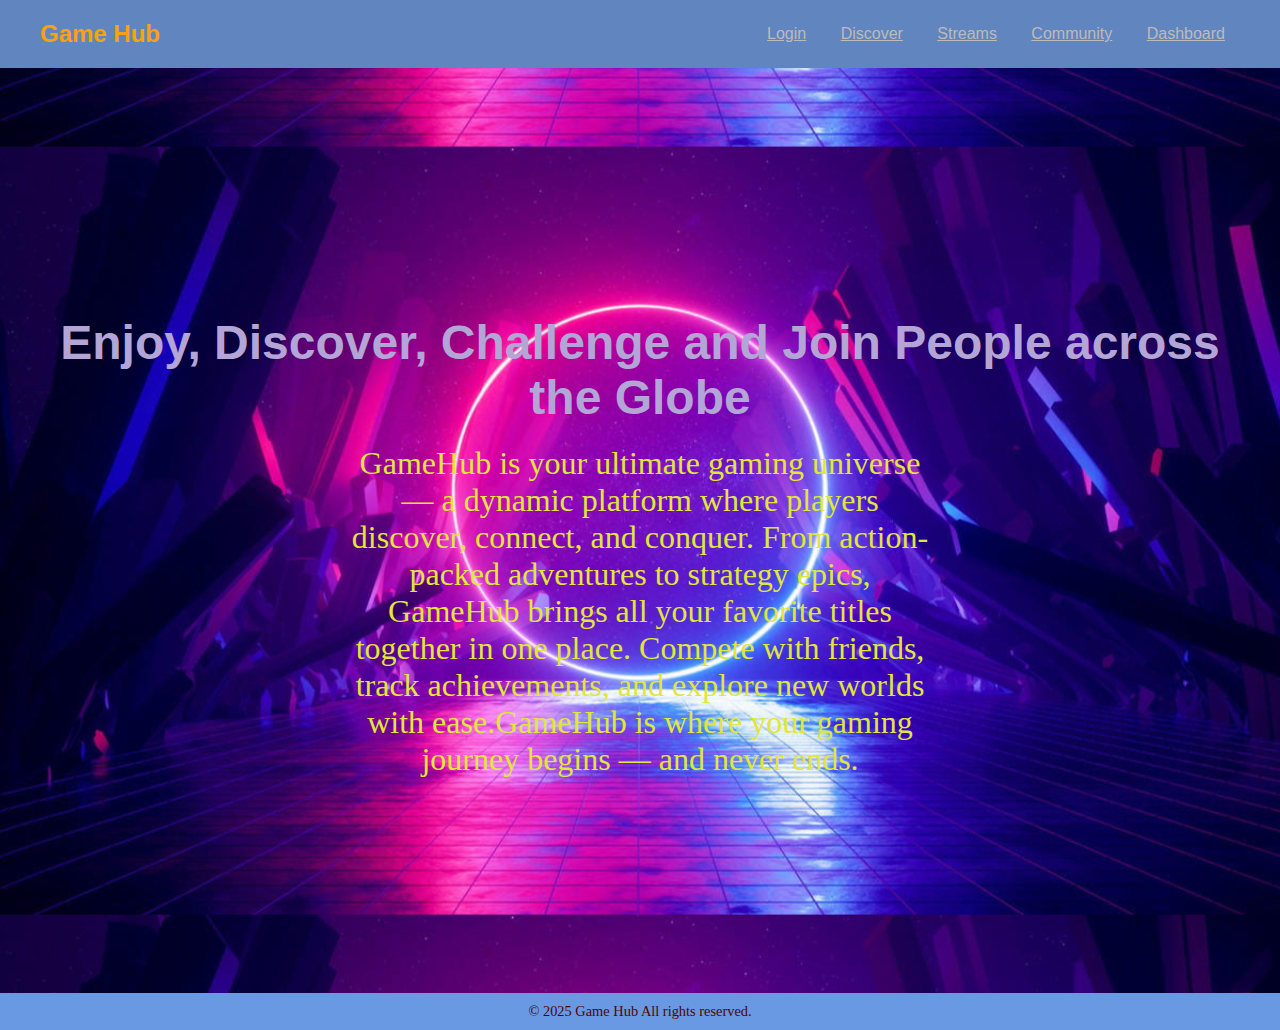
<file: index.html>
<!DOCTYPE html>
<html lang="en">
<head>
  <meta charset="UTF-8" />
  <meta name="viewport" content="width=device-width, initial-scale=1.0" />
  <title>Game Hub</title>
  <link rel="stylesheet" href="index.css" />
  <link href="https://fonts.googleapis.com/css2?family=Inter:wght@400;500;700&display=swap" rel="stylesheet">
</head>
<body>

  <header>
    <div class="logo">Game Hub</div>
    <nav>
      <a href="Login.html">Login</a>
      <a href="Store.html">Discover</a>
      <a href="Streams.html">Streams</a>
      <a href="Community.html">Community</a>
      <a href="Dashboard.html">Dashboard</a>
    </nav>
  </header>
  <section class="hero">
    <h1>Enjoy, Discover, Challenge and Join People across the Globe</h1>
    <p>GameHub is your ultimate gaming universe — a dynamic platform where players discover, connect, and conquer. From action-packed adventures to strategy epics, GameHub brings all your favorite titles together in one place. Compete with friends, track achievements, and explore new worlds with ease.GameHub is where your gaming journey begins — and never ends.</p>
  </section>

  <footer>
    &copy; 2025 Game Hub All rights reserved.
  </footer>

    
</body>
</html>
</file>
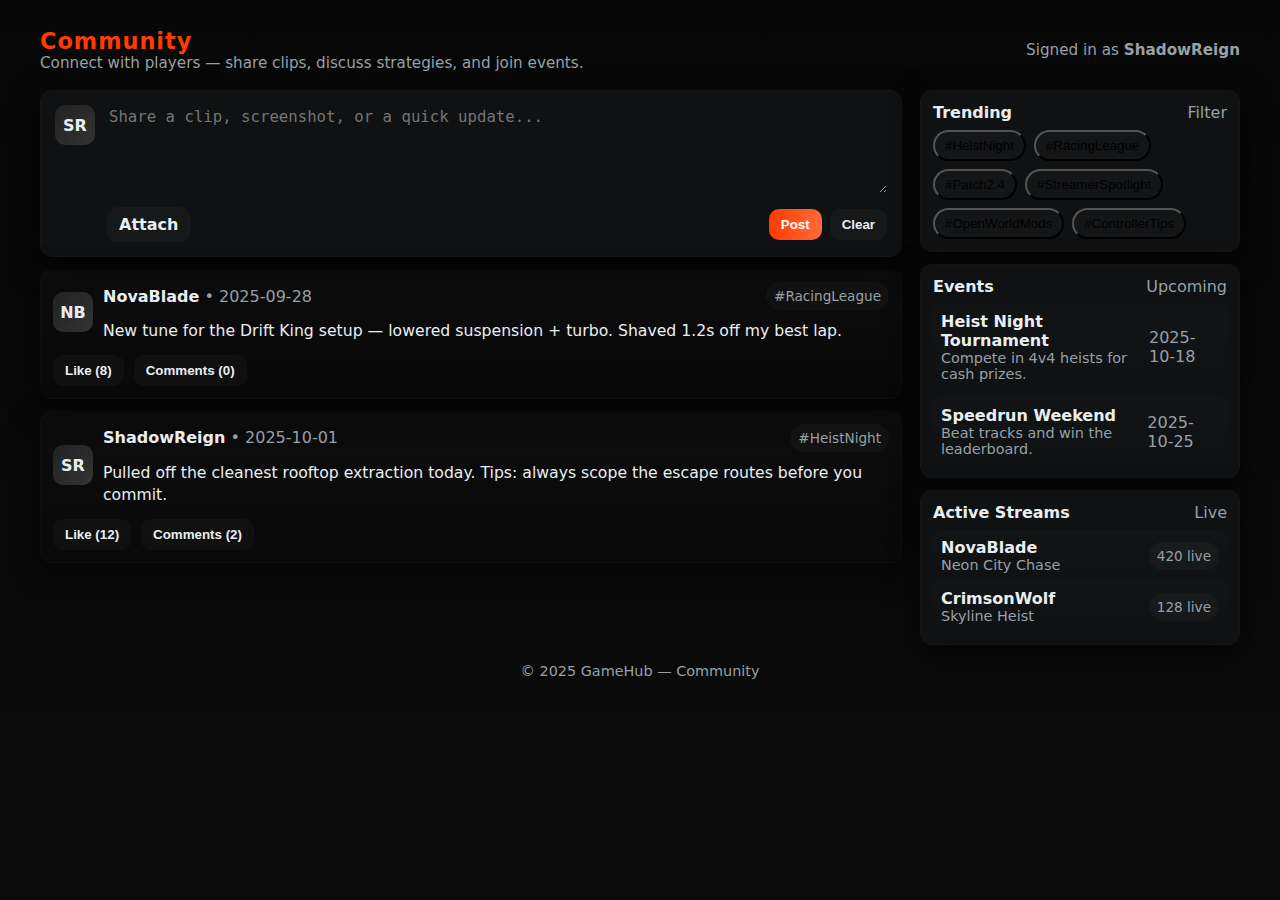
<file: Community.html>
<!doctype html>
<html lang="en">
<head>
  <meta charset="utf-8" />
  <meta name="viewport" content="width=device-width, initial-scale=1" />
  <title>GameHub_Community</title>
  <meta name="description" content="GameHub Community — posts, events, trending topics, and live activity." />
  <style>
    :root{
      --bg:#070708; --panel:#0f1113; --muted:#98a0a6; --accent:#ff3c00; --glass:rgba(255,255,255,0.03); --radius:12px; --shadow:0 10px 30px rgba(0,0,0,0.6); font-family:Inter, Poppins, system-ui, -apple-system, Roboto, 'Helvetica Neue', Arial;
    }
    *{box-sizing:border-box}
    html,body{height:100%}
    body{margin:0;background:linear-gradient(180deg,var(--bg),#0b0b0b);color:#e9eef1;padding:28px;display:flex;justify-content:center}
    .wrap{width:100%;max-width:1200px}

    header{display:flex;align-items:center;justify-content:space-between;margin-bottom:18px}
    header h1{margin:0;font-size:1.4rem;color:var(--accent);letter-spacing:1px}
    header .sub{color:var(--muted);font-size:0.95rem}

    .layout{display:grid;grid-template-columns:1fr 320px;gap:18px}

    /* Composer */
    .composer{background:var(--panel);padding:14px;border-radius:var(--radius);box-shadow:var(--shadow);border:1px solid rgba(255,255,255,0.02);margin-bottom:12px}
    .composer textarea{width:100%;min-height:88px;background:transparent;border:0;color:inherit;resize:vertical;font-size:0.98rem}
    .composer .row{display:flex;justify-content:space-between;align-items:center;gap:10px;margin-top:10px}
    .composer .actions{display:flex;gap:8px}
    .btn{background:var(--glass);border:0;color:inherit;padding:8px 12px;border-radius:10px;cursor:pointer;font-weight:600}
    .btn.primary{background:linear-gradient(90deg,var(--accent),#ff6b3b);color:#fff}
    .uploader{display:flex;gap:8px;align-items:center}
    .uploader input[type=file]{display:none}
    .avatar{width:40px;height:40px;border-radius:10px;background:linear-gradient(135deg,#222,#333);display:flex;align-items:center;justify-content:center;font-weight:700}

    /* Feed */
    .feed{display:flex;flex-direction:column;gap:12px}
    .post{background:linear-gradient(180deg, rgba(255,255,255,0.02), transparent);padding:12px;border-radius:12px;border:1px solid rgba(255,255,255,0.02);box-shadow:var(--shadow)}
    .post .meta{display:flex;gap:10px;align-items:center}
    .post .meta .name{font-weight:700}
    .post .meta .time{color:var(--muted);font-size:0.9rem}
    .post .content{margin-top:10px;font-size:0.98rem;line-height:1.45}
    .post img{width:100%;border-radius:8px;margin-top:10px}
    .post .actions{display:flex;gap:10px;margin-top:12px;align-items:center}
    .icon{opacity:0.95}
    .pill{background:rgba(255,255,255,0.03);padding:6px 8px;border-radius:999px;font-size:0.85rem;color:var(--muted)}

    /* Sidebar */
    .sidebar{display:flex;flex-direction:column;gap:12px}
    .card{background:var(--panel);padding:12px;border-radius:12px;border:1px solid rgba(255,255,255,0.02);box-shadow:var(--shadow)}
    .tags{display:flex;flex-wrap:wrap;gap:8px}
    .tag{padding:6px 10px;border-radius:999px;background:rgba(255,255,255,0.02);cursor:pointer}
    .events{display:flex;flex-direction:column;gap:8px}
    .event{display:flex;justify-content:space-between;align-items:center;padding:8px;border-radius:8px;background:linear-gradient(180deg,rgba(255,255,255,0.01),transparent)}

    footer{margin-top:18px;color:var(--muted);font-size:0.9rem;text-align:center}

    /* small screens */
    @media (max-width:980px){
      .layout{grid-template-columns:1fr}
    }

    /* simple transitions */
    .btn, .tag{transition:transform .12s ease, background .12s ease}
    .btn:active, .tag:active{transform:translateY(1px)}

    /* comments */
    .comments{margin-top:10px;padding-top:10px;border-top:1px solid rgba(255,255,255,0.02)}
    .comment{display:flex;gap:8px;margin-top:8px}
    .comment .txt{background:rgba(255,255,255,0.02);padding:8px;border-radius:8px}
    .muted{color:var(--muted)}
  </style>
</head>
<body>
  <div class="wrap">
    <header>
      <div>
        <h1>Community</h1>
        <div class="sub">Connect with players — share clips, discuss strategies, and join events.</div>
      </div>
      <div class="sub">Signed in as <strong>ShadowReign</strong></div>
    </header>

    <div class="layout">
      <section>
        <div class="composer" id="composer">
          <div style="display:flex;gap:12px;align-items:flex-start">
            <div class="avatar">SR</div>
            <div style="flex:1">
              <textarea id="post-text" placeholder="Share a clip, screenshot, or a quick update..." aria-label="Create post"></textarea>
              <div class="row">
                <div class="uploader">
                  <label class="btn" for="file-input">Attach</label>
                  <input id="file-input" type="file" accept="image/*,video/*" />
                  <div class="pill muted" id="file-name" style="display:none"></div>
                </div>
                <div class="actions">
                  <button id="btn-post" class="btn primary">Post</button>
                  <button id="btn-clear" class="btn">Clear</button>
                </div>
              </div>
            </div>
          </div>
        </div>

        <div class="feed" id="feed" aria-live="polite">
          <!-- posts injected here -->
        </div>

      </section>

      <aside class="sidebar">
        <div class="card">
          <div style="display:flex;justify-content:space-between;align-items:center;margin-bottom:8px">
            <div><strong>Trending</strong></div>
            <div class="muted">Filter</div>
          </div>
          <div class="tags" id="tags">
            <!-- tags -->
          </div>
        </div>

        <div class="card">
          <div style="display:flex;justify-content:space-between;align-items:center;margin-bottom:8px"><strong>Events</strong><span class="muted">Upcoming</span></div>
          <div class="events" id="events"></div>
        </div>

        <div class="card">
          <div style="display:flex;justify-content:space-between;align-items:center;margin-bottom:8px"><strong>Active Streams</strong><span class="muted">Live</span></div>
          <div id="streams">
            <!-- simple stream list -->
          </div>
        </div>
      </aside>
    </div>

    <footer>© 2025 GameHub — Community</footer>
  </div>

  <template id="post-tpl">
    <article class="post" data-id="%id%">
      <div class="meta">
        <div class="avatar" aria-hidden="true">%initials%</div>
        <div style="flex:1">
          <div style="display:flex;justify-content:space-between;align-items:center">
            <div><span class="name">%name%</span> <span class="muted">• %time%</span></div>
            <div class="pill">%tag%</div>
          </div>
          <div class="content">%content%</div>
        </div>
      </div>
      %media%
      <div class="actions">
        <button class="btn action-like">Like (<span class="like-count">%likes%</span>)</button>
        <button class="btn action-comment">Comments (<span class="comment-count">%comments%</span>)</button>
        <div style="margin-left:auto;color:var(--muted);font-size:0.9rem">%timeago%</div>
      </div>
      <div class="comments" style="display:none"></div>
    </article>
  </template>

  <script>
    // Demo data
    const SAMPLE_TAGS = ['#HeistNight','#RacingLeague','#Patch2.4','#StreamerSpotlight','#OpenWorldMods','#ControllerTips'];
    const SAMPLE_EVENTS = [
      {id:'e1',title:'Heist Night Tournament',date:'2025-10-18',desc:'Compete in 4v4 heists for cash prizes.'},
      {id:'e2',title:'Speedrun Weekend',date:'2025-10-25',desc:'Beat tracks and win the leaderboard.'}
    ];
    const SAMPLE_STREAMS = [
      {id:'s1',name:'NovaBlade',game:'Neon City Chase',viewers:420},
      {id:'s2',name:'CrimsonWolf',game:'Skyline Heist',viewers:128}
    ];

    // Basic post data; persisted in localStorage for demo
    const DEFAULT_POSTS = [
      {id:'p1',name:'ShadowReign',initials:'SR',time:'2025-10-01',tag:'#HeistNight',content:'Pulled off the cleanest rooftop extraction today. Tips: always scope the escape routes before you commit.',media:null,likes:12,comments:[{by:'NovaBlade',txt:'Nice job!'}, {by:'IronViper',txt:'Show clip?'}]},
      {id:'p2',name:'NovaBlade',initials:'NB',time:'2025-09-28',tag:'#RacingLeague',content:'New tune for the Drift King setup — lowered suspension + turbo. Shaved 1.2s off my best lap.',media:null,likes:8,comments:[]}
    ];

    const LS_KEY = 'gamehub.community.v1';
    function load(){
      try{const raw=localStorage.getItem(LS_KEY); if(raw) return JSON.parse(raw)}catch(e){} return DEFAULT_POSTS;
    }
    function save(data){ try{localStorage.setItem(LS_KEY,JSON.stringify(data))}catch(e){console.warn(e)} }

    let posts = load();

    // Render helpers
    const feed = document.getElementById('feed');
    const tagsEl = document.getElementById('tags');
    const eventsEl = document.getElementById('events');
    const streamsEl = document.getElementById('streams');

    function renderTags(){
      tagsEl.innerHTML='';
      SAMPLE_TAGS.forEach(t=>{
        const b=document.createElement('button'); b.className='tag'; b.textContent=t; b.addEventListener('click',()=>filterByTag(t)); tagsEl.appendChild(b);
      });
    }

    function renderEvents(){
      eventsEl.innerHTML='';
      SAMPLE_EVENTS.forEach(e=>{
        const div=document.createElement('div'); div.className='event';
        div.innerHTML=`<div><strong>${e.title}</strong><div class='muted' style='font-size:0.9rem'>${e.desc}</div></div><div class='muted'>${e.date}</div>`;
        eventsEl.appendChild(div);
      });
    }

    function renderStreams(){
      streamsEl.innerHTML='';
      SAMPLE_STREAMS.forEach(s=>{
        const d=document.createElement('div'); d.className='event'; d.innerHTML=`<div><strong>${s.name}</strong><div class='muted' style='font-size:0.9rem'>${s.game}</div></div><div class='pill'>${s.viewers} live</div>`; streamsEl.appendChild(d);
      });
    }

    function renderFeed(list=posts){
      feed.innerHTML='';
      if(!list.length){ feed.innerHTML='<div class="muted">No posts yet. Be the first to post.</div>'; return }
      const tpl=document.getElementById('post-tpl').innerHTML;
      list.slice().reverse().forEach(p=>{
        const media = p.media ? (p.media.type.startsWith('image') ? `<img src="${p.media.url}" alt="post media"/>` : `<video src="${p.media.url}" controls style='width:100%;border-radius:8px'></video>`) : '';
        let html = tpl.replace(/%id%/g,p.id).replace('%initials%',escapeHtml(p.initials||p.name.slice(0,2))).replace('%name%',escapeHtml(p.name)).replace('%time%',escapeHtml(p.time)).replace('%tag%',escapeHtml(p.tag||'')).replace('%content%',escapeHtml(p.content)).replace('%media%',media).replace('%likes%',p.likes||0).replace('%comments%',(p.comments||[]).length).replace('%timeago%','');
        const wrapper = document.createElement('div'); wrapper.innerHTML = html; const postEl = wrapper.firstElementChild;
        // wire actions
        const likeBtn = postEl.querySelector('.action-like');
        const commentBtn = postEl.querySelector('.action-comment');
        const commentsWrap = postEl.querySelector('.comments');

        likeBtn.addEventListener('click', ()=>{
          p.likes = (p.likes||0)+1; save(posts); renderFeed();
        });

        commentBtn.addEventListener('click', ()=>{
          if(commentsWrap.style.display==='none'){ commentsWrap.style.display='block'; renderComments(p, commentsWrap) } else { commentsWrap.style.display='none' }
        });

        feed.appendChild(postEl);
      });
    }

    function renderComments(post, container){
      container.innerHTML='';
      const existing = post.comments||[];
      existing.forEach(c=>{
        const div=document.createElement('div'); div.className='comment'; div.innerHTML=`<div class='avatar'>${c.by.slice(0,2)}</div><div class='txt'><strong>${c.by}</strong><div>${escapeHtml(c.txt)}</div></div>`; container.appendChild(div);
      });
      // input
      const inpWrap = document.createElement('div'); inpWrap.style.display='flex'; inpWrap.style.gap='8px'; inpWrap.style.marginTop='8px';
      const input = document.createElement('input'); input.placeholder='Write a comment...'; input.style.flex='1'; input.style.padding='8px'; input.style.borderRadius='8px'; input.style.border='0'; input.style.background='rgba(255,255,255,0.02)';
      const btn = document.createElement('button'); btn.className='btn primary'; btn.textContent='Reply';
      btn.addEventListener('click', ()=>{ if(!input.value) return; existing.push({by:'You',txt:input.value}); save(posts); renderFeed(); });
      inpWrap.appendChild(input); inpWrap.appendChild(btn); container.appendChild(inpWrap);
    }

    // Composer actions
    const fileInput = document.getElementById('file-input');
    const fileName = document.getElementById('file-name');
    let stagedMedia = null;
    fileInput.addEventListener('change', (e)=>{
      const f = e.target.files[0]; if(!f) return; fileName.style.display='inline-block'; fileName.textContent = f.name; // create object URL for demo
      const url = URL.createObjectURL(f); stagedMedia = {url, type: f.type};
    });

    document.getElementById('btn-post').addEventListener('click', ()=>{
      const txt = document.getElementById('post-text').value.trim(); if(!txt && !stagedMedia){ alert('Write something or attach media'); return }
      const id = 'p'+Date.now(); const now = new Date().toISOString().slice(0,10);
      const newPost = {id,name:'You',initials:'YO',time:now,tag:'#General',content:txt,media:stagedMedia,likes:0,comments:[]};
      posts.push(newPost); save(posts); // reset composer
      document.getElementById('post-text').value = '';
      fileInput.value = ''; fileName.style.display='none'; stagedMedia = null;
      renderFeed();
    });

    document.getElementById('btn-clear').addEventListener('click', ()=>{ document.getElementById('post-text').value=''; fileInput.value=''; fileName.style.display='none'; stagedMedia=null });

    // filtering by tag
    function filterByTag(tag){ const filtered = posts.filter(p=> (p.tag||'').toLowerCase() === tag.toLowerCase()); renderFeed(filtered.length?filtered:posts); }

    function escapeHtml(s){ return String(s).replace(/[&<>"']/g,function(c){return{'&':'&amp;','<':'&lt;','>':'&gt;','"':'&quot;',"'":"&#39;"}[c]}); }

    // init
    renderTags(); renderEvents(); renderStreams(); renderFeed();
  </script>
</body>
</html>
</file>
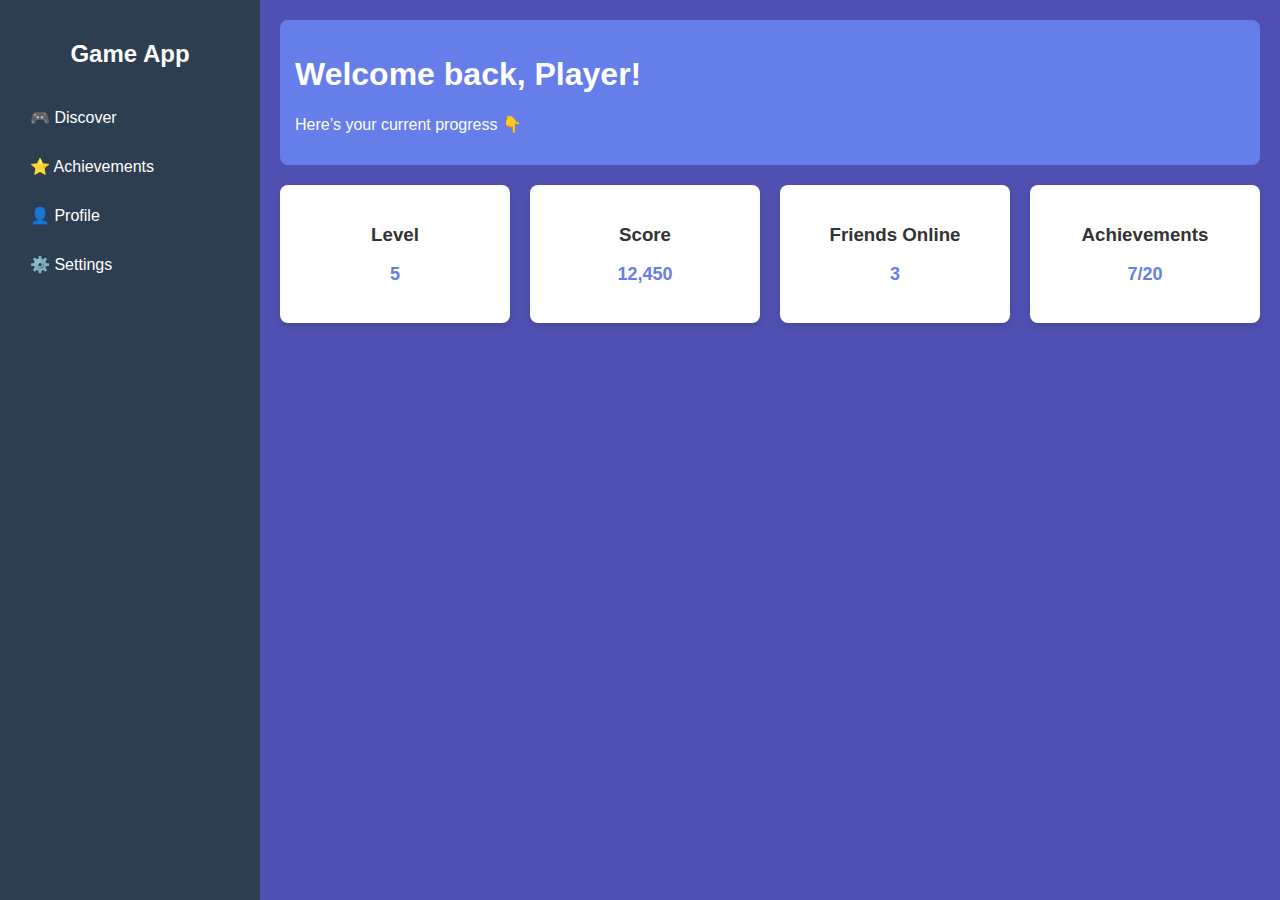
<file: Dashboard.html>
<!DOCTYPE html>
<html lang="en">
<head>
    <meta charset="UTF-8">
    <meta name="viewport" content="width=device-width, initial-scale=1.0">
    <title>Gamehub Player Dashboard</title>
</head>
<body>
  <style>
    body {
      margin: 0;
      font-family: Arial, sans-serif;
      display: flex;
      height: 100vh;
      background: #5050b3;
    }

    /* Sidebar */
    .sidebar {
      width: 220px;
      background: #2c3e50;
      color: white;
      padding: 20px;
    }
    .sidebar h2 {
      text-align: center;
      margin-bottom: 30px;
    }
    .sidebar a {
      display: block;
      color: white;
      padding: 10px;
      text-decoration: none;
      margin: 10px 0;
      border-radius: 5px;
    }
    .sidebar a:hover {
      background: #34495e;
    }

    /* Main content */
    .main {
      flex: 1;
      padding: 20px;
      overflow-y: auto;
    }

    .header {
      background: #667eea;
      color: white;
      padding: 15px;
      border-radius: 8px;
      margin-bottom: 20px;
    }

    .cards {
      display: grid;
      grid-template-columns: repeat(auto-fit, minmax(200px, 1fr));
      gap: 20px;
    }

    .card {
      background: white;
      padding: 20px;
      border-radius: 8px;
      box-shadow: 0 4px 6px rgba(0,0,0,0.1);
      text-align: center;
    }
    .card h3 {
      margin-bottom: 10px;
      color: #333;
    }
    .card p {
      font-size: 18px;
      font-weight: bold;
      color: #667eea;
    }

    /* Responsive tweaks */
    @media (max-width: 768px) {
      body {
        flex-direction: column;
      }
      .sidebar {
        width: 100%;
        text-align: center;
      }
    }
  </style>
</head>



<body>
  <!-- Sidebar -->
  <div class="sidebar">
    <h2>Game App</h2>
    <a href="Store.html">🎮 Discover</a>
    <a href="Leaderboard.html">⭐ Achievements</a>
    <a href="#">👤 Profile</a>
    <a href="#">⚙️ Settings</a>
  </div>

  <!-- Main content -->
  <div class="main">
    <div class="header">
      <h1>Welcome back, Player!</h1>
      <p>Here’s your current progress 👇</p>
    </div>

    <div class="cards">
      <div class="card">
        <h3>Level</h3>
        <p id="level">5</p>
      </div>
      <div class="card">
        <h3>Score</h3>
        <p id="score">12,450</p>
      </div>
      <div class="card">
        <h3>Friends Online</h3>
        <p id="friends">3</p>
      </div>
      <div class="card">
        <h3>Achievements</h3>
        <p id="achievements">7/20</p>
      </div>
    </div>
  </div>




  <!-- JavaScript -->
  <script>
    // Example: updating stats dynamically
    let score = 12450;
    let level = 5;

    // Simulate score increase every 2 seconds
    setInterval(() => {
      score += Math.floor(Math.random() * 50);
      document.getElementById("score").innerText = score;

      if (score % 1000 < 50) {
        level++;
        document.getElementById("level").innerText = level;
      }
    }, 2000);
  </script>
</body>
</html>

</body>
</html>
</file>
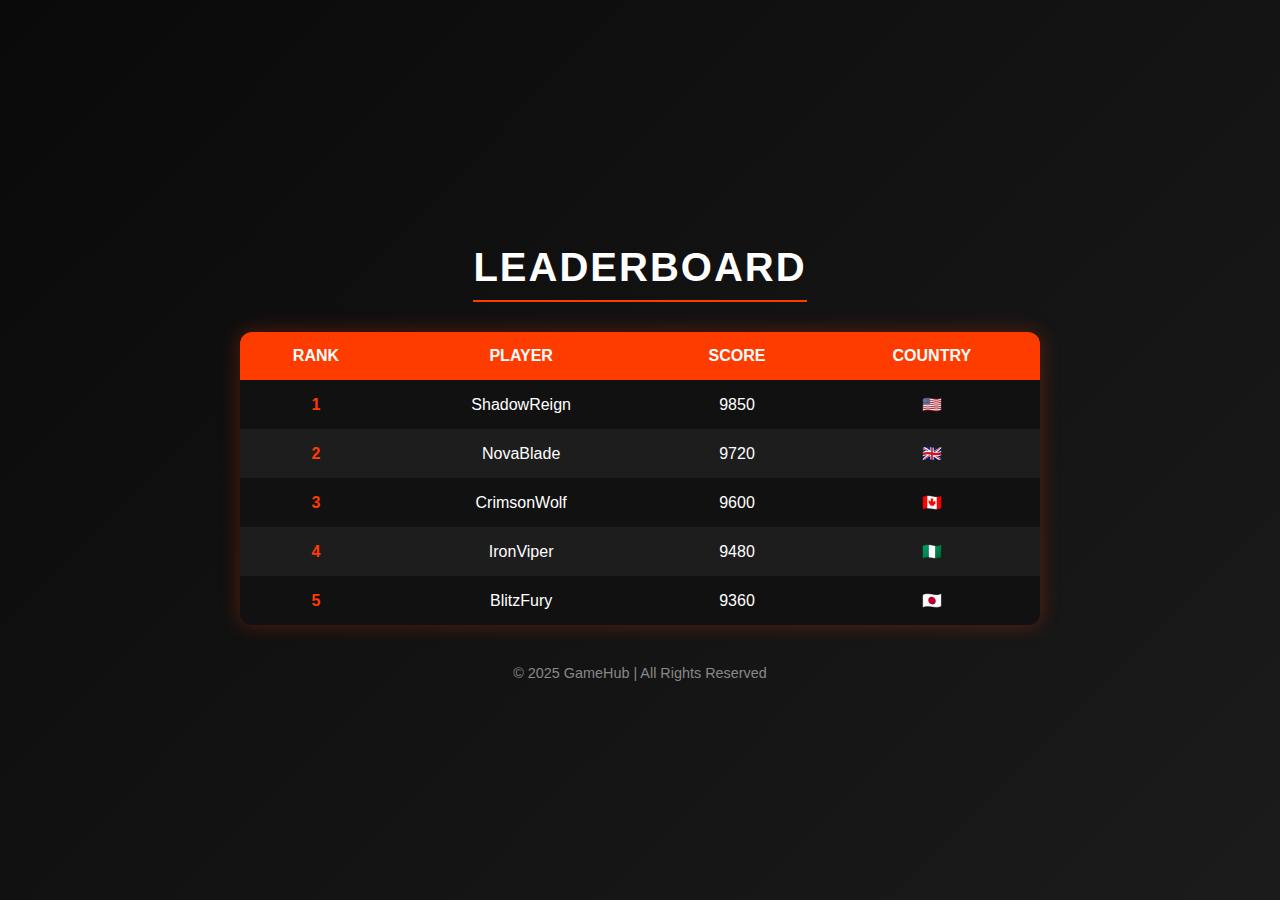
<file: LeaderBoard.html>
<!DOCTYPE html>
<html lang="en">
<head>
  <meta charset="UTF-8" />
  <meta name="viewport" content="width=device-width, initial-scale=1.0" />
  <title>Leaderboard | GameHub</title>
  <style>
    body {
      font-family: "Poppins", sans-serif;
      background: linear-gradient(135deg, #0a0a0a, #1b1b1b);
      color: #fff;
      display: flex;
      justify-content: center;
      align-items: center;
      flex-direction: column;
      height: 100vh;
      margin: 0;
    }

    h1 {
      font-size: 2.5rem;
      margin-bottom: 30px;
      letter-spacing: 2px;
      text-transform: uppercase;
      border-bottom: 2px solid #ff3c00;
      padding-bottom: 10px;
    }

    table {
      width: 80%;
      max-width: 800px;
      border-collapse: collapse;
      background: #111;
      border-radius: 12px;
      overflow: hidden;
      box-shadow: 0 0 20px rgba(255, 60, 0, 0.3);
    }

    th, td {
      padding: 15px;
      text-align: center;
    }

    th {
      background: #ff3c00;
      color: #fff;
      font-weight: 700;
      text-transform: uppercase;
    }

    tr:nth-child(even) {
      background: #1d1d1d;
    }

    tr:hover {
      background: #2a2a2a;
      transition: 0.3s;
    }

    td.rank {
      font-weight: bold;
      color: #ff3c00;
    }

    footer {
      margin-top: 40px;
      font-size: 0.9rem;
      color: #888;
    }

    @media (max-width: 600px) {
      table {
        width: 95%;
      }
      h1 {
        font-size: 2rem;
      }
    }
  </style>
</head>
<body>

  <h1>Leaderboard</h1>

  <table>
    <thead>
      <tr>
        <th>Rank</th>
        <th>Player</th>
        <th>Score</th>
        <th>Country</th>
      </tr>
    </thead>
    <tbody>
      <tr>
        <td class="rank">1</td>
        <td>ShadowReign</td>
        <td>9850</td>
        <td>🇺🇸</td>
      </tr>
      <tr>
        <td class="rank">2</td>
        <td>NovaBlade</td>
        <td>9720</td>
        <td>🇬🇧</td>
      </tr>
      <tr>
        <td class="rank">3</td>
        <td>CrimsonWolf</td>
        <td>9600</td>
        <td>🇨🇦</td>
      </tr>
      <tr>
        <td class="rank">4</td>
        <td>IronViper</td>
        <td>9480</td>
        <td>🇳🇬</td>
      </tr>
      <tr>
        <td class="rank">5</td>
        <td>BlitzFury</td>
        <td>9360</td>
        <td>🇯🇵</td>
      </tr>
    </tbody>
  </table>

  <footer>
    © 2025 GameHub | All Rights Reserved
  </footer>

</body>
</html>
</file>
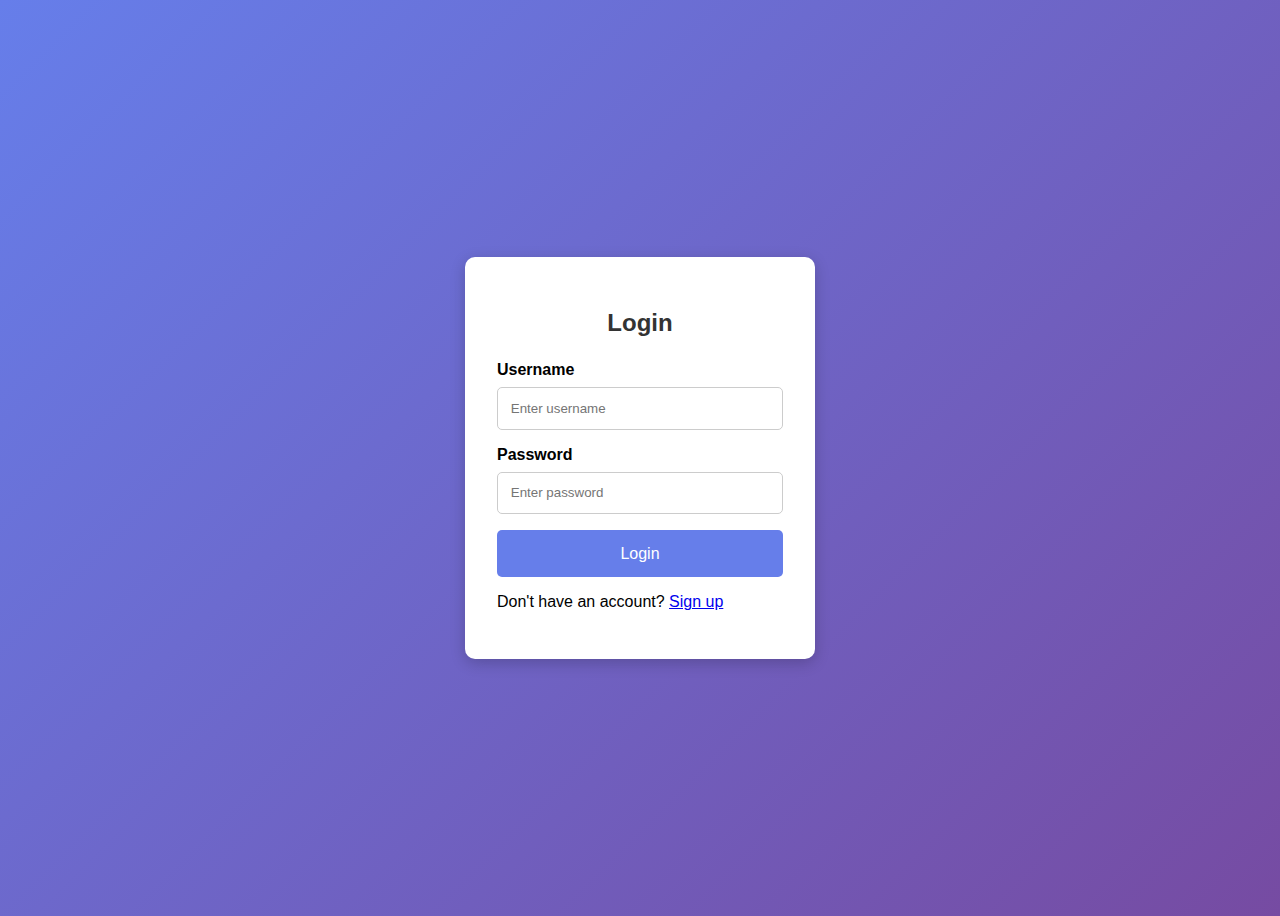
<file: Login.html>
<!DOCTYPE html>
<html lang="en">
<head>
  <meta charset="UTF-8" />
  <meta name="viewport" content="width=device-width, initial-scale=1.0" />
  <title>Login Page</title>

<body>
  <div class="login-container">
    <h2>Login</h2>
    <form id="loginForm">
      <div class="form-group">
        <label for="username">Username</label>
        <input type="text" id="username" placeholder="Enter username" required />
      </div>
      <div class="form-group">
        <label for="password">Password</label>
        <input type="password" id="password" placeholder="Enter password" required />
      </div>
      <button type="submit" class="btn">Login</button>
      <p id="errorMsg" class="error">Invalid username or password</p>
      <p id="successMsg" class="success">Login successful ✅</p>
      <p>Don't have an account? <a href="Sign.html">Sign up</a></p>
    </form>
  </div>
  <link rel="stylesheet" href="Login.css">
  <script>
    document.getElementById('loginForm').addEventListener('submit', function(event) {
      event.preventDefault();
      const username = document.getElementById('username').value;
      const password = document.getElementById('password').value;
      const errorMsg = document.getElementById('errorMsg');
      const successMsg = document.getElementById('successMsg');

      // Dummy validation for demonstration
      if (username === 'user' && password === 'pass') {
        errorMsg.style.display = 'none';
        successMsg.style.display = 'block';
      } else {
        successMsg.style.display = 'none';
        errorMsg.style.display = 'block';
      }
    });
  </script>
</body>
</html>
</file>
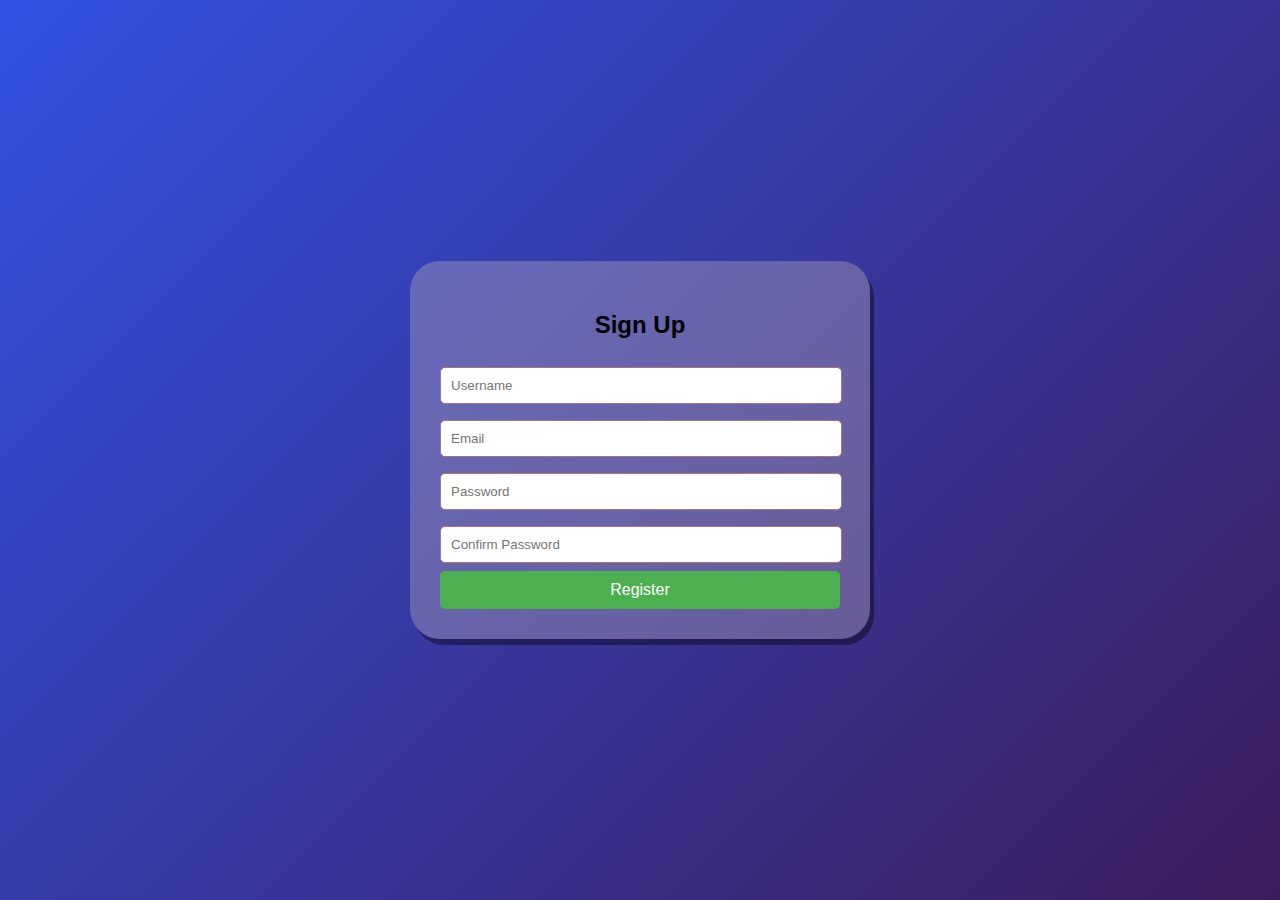
<file: Sign.html>
<!DOCTYPE html>
<html lang="en">
<head>
  <meta charset="UTF-8">
  <meta name="viewport" content="width=device-width, initial-scale=1.0">
  <title>GameHub-Signup Page</title>

  <body>
  <div class="signup-container">
    <h2>Sign Up</h2>
    <form id="signupForm">
      <input type="text" id="username" placeholder="Username" required>
      <input type="email" id="email" placeholder="Email" required>
      <input type="password" id="password" placeholder="Password" required>
      <input type="password" id="confirmPassword" placeholder="Confirm Password" required>
      <button type="submit" a href="Dashboard.html",>Register</button>
    </form>
  </div>
  <link rel="stylesheet" href="Sign.css">
  <script>
     const form = document.getElementById("signupForm");
    const message = document.getElementById("message");

    form.addEventListener("submit", function(e) {
      e.preventDefault(); // stop form from refreshing page

      const username = document.getElementById("username").value.trim();
      const email = document.getElementById("email").value.trim();
      const password = document.getElementById("password").value;
      const confirmPassword = document.getElementById("confirmPassword").value;

      // Basic validation
      if (username.length < 3) {
        message.textContent = "Username must be at least 3 characters.";
        message.className = "error";
        return;
      }

      if (!email.includes("@gmail.com")) {
        message.textContent = "Enter a valid email address.";
        message.className = "error";
        return;
      }

      if (password.length < 6) {
        message.textContent = "Password must be at least 4 characters.";
        message.className = "error";
        return;
      }

      if (password !== confirmPassword) {
        message.textContent = "Passwords do not match.";
        message.className = "error";
        return;
      }

      // Here’s where you’d send data to backend later
      console.log({ username, email, password });
    });
  </script>
  </body>  
</head>

</html>
</file>
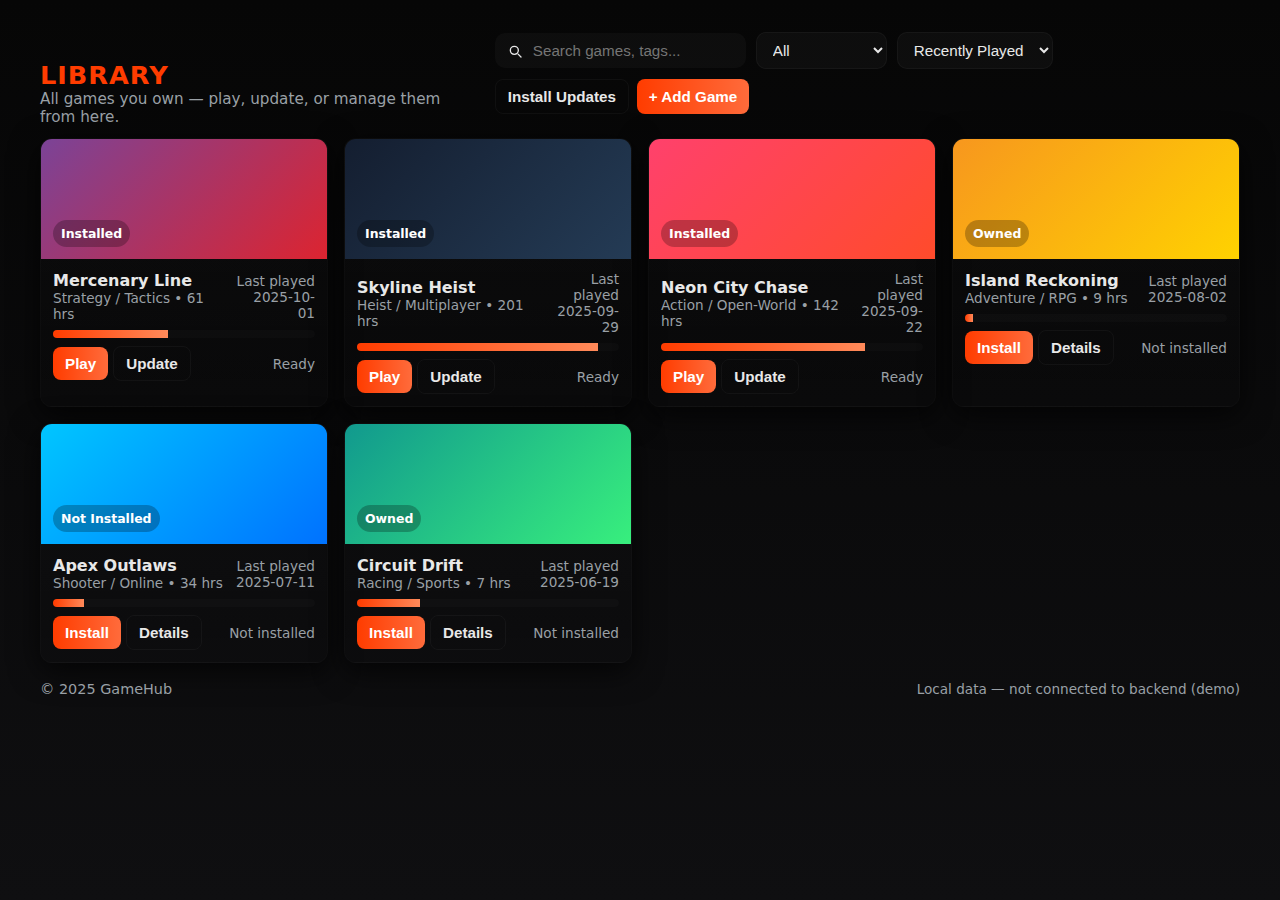
<file: Store.html>
<!doctype html>
<html lang="en">
<head>
  <meta charset="utf-8" />
  <meta name="viewport" content="width=device-width, initial-scale=1" />
  <title>GameHub_Library</title>
  <meta name="description" content="GameHub — Your Games. One Library. Play, manage, and track progress." />
  <style>
    :root{
      --bg: #0b0b0b;
      --card: #0f0f10;
      --muted: #9aa0a6;
      --accent: #ff3c00;
      --glass: rgba(255,255,255,0.03);
      --radius: 12px;
      --shadow: 0 8px 30px rgba(0,0,0,0.7);
      --glass-2: rgba(255,255,255,0.02);
      font-family: "Poppins", system-ui, -apple-system, "Segoe UI", Roboto, "Helvetica Neue", Arial;
    }

    *{box-sizing:border-box}
    html,body{height:100%}
    body{
      margin:0;
      min-height:100%;
      background: linear-gradient(180deg,#060606 0%, #0f0f11 100%);
      color:#e8e8e8;
      -webkit-font-smoothing:antialiased;
      -moz-osx-font-smoothing:grayscale;
      padding:32px;
      display:flex;
      flex-direction:column;
      gap:20px;
      align-items:center;
    }

    .container{
      width:100%;
      max-width:1200px;
    }

    header{display:flex;align-items:flex-end;justify-content:space-between;gap:16px;margin-bottom:12px}
    header h1{
      margin:0;font-size:1.6rem;letter-spacing:1px;text-transform:uppercase;color:var(--accent);
    }
    header p{margin:0;color:var(--muted);font-size:0.95rem}

    /* Controls */
    .controls{
      display:flex;gap:10px;align-items:center;flex-wrap:wrap;
      margin-bottom:12px;
    }

    .search{
      display:flex;align-items:center;background:var(--glass);padding:8px 12px;border-radius:10px;gap:8px;
      min-width:200px;
    }
    .search input{background:transparent;border:0;outline:none;color:inherit;font-size:0.95rem}

    select,button{
      background:var(--glass);
      border:1px solid rgba(255,255,255,0.04);
      color:inherit;padding:8px 12px;border-radius:10px;cursor:pointer;font-size:0.95rem
    }
    select:focus,button:focus,.search input:focus{outline:2px solid rgba(255,60,0,0.12)}

    .actions{display:flex;gap:8px}

    /* Grid */
    .grid{
      display:grid;
      grid-template-columns:repeat(auto-fit,minmax(240px,1fr));
      gap:16px;
    }

    .card{
      background:linear-gradient(180deg, rgba(255,255,255,0.02), transparent);
      border-radius:var(--radius);overflow:hidden;box-shadow:var(--shadow);border:1px solid rgba(255,255,255,0.02);
      display:flex;flex-direction:column;min-height:220px;
    }

    .cover{
      height:120px;position:relative;display:flex;align-items:flex-end;padding:12px;color:#fff;font-weight:700;font-size:1.05rem
    }

    .meta{padding:12px;display:flex;flex-direction:column;gap:8px;flex:1}
    .meta .title{font-size:1rem;font-weight:700}
    .meta .genre{font-size:0.85rem;color:var(--muted)}

    .row{display:flex;justify-content:space-between;align-items:center;gap:8px}

    .badge{
      font-size:0.78rem;padding:6px 8px;border-radius:999px;background:rgba(0,0,0,0.25);-webkit-animation:none;animation:none;
    }

    .controls-bottom{display:flex;gap:8px;align-items:center}

    .btn{
      padding:8px 12px;border-radius:8px;border:0;background:var(--glass);cursor:pointer;color:inherit;font-weight:600
    }

    .btn.primary{background:linear-gradient(90deg,var(--accent),#ff6b3b);color:#fff}
    .btn.ghost{background:transparent;border:1px solid rgba(255,255,255,0.04)}

    .progress-wrap{height:8px;background:var(--glass-2);border-radius:999px;overflow:hidden}
    .progress{height:100%;width:0%;background:linear-gradient(90deg,var(--accent),#ff8a5a)}

    .muted{color:var(--muted);font-size:0.85rem}

    .empty{padding:40px;text-align:center;color:var(--muted);background:linear-gradient(180deg,rgba(255,255,255,0.01),transparent);border-radius:10px}

    /* responsive */
    @media (max-width:640px){
      header{flex-direction:column;align-items:flex-start;gap:8px}
      .controls{width:100%;justify-content:space-between}
    }

    /* spinner */
    .spinner{width:18px;height:18px;border-radius:50%;border:2px solid rgba(255,255,255,0.12);border-top-color:var(--accent);animation:spin 1s linear infinite}
    @keyframes spin{to{transform:rotate(360deg)}}

    /* small accessibility helpers */
    .sr-only{position:absolute;width:1px;height:1px;padding:0;margin:-1px;overflow:hidden;clip:rect(0,0,0,0);white-space:nowrap;border:0}
  </style>
</head>
<body>
  <div class="container">
    <header>
      <div>
        <h1>Library</h1>
        <p>All games you own — play, update, or manage them from here.</p>
      </div>
      <div class="controls">
        <div class="search" role="search" aria-label="Search games">
          <svg width="16" height="16" viewBox="0 0 24 24" fill="none" aria-hidden="true"><path d="M21 21l-4.35-4.35" stroke="currentColor" stroke-width="2" stroke-linecap="round" stroke-linejoin="round"></path><circle cx="11" cy="11" r="6" stroke="currentColor" stroke-width="2" stroke-linecap="round" stroke-linejoin="round"></circle></svg>
          <input id="q" type="search" placeholder="Search games, tags..." aria-label="Search games" />
        </div>

        <select id="filter" aria-label="Filter games">
          <option value="all">All</option>
          <option value="installed">Installed</option>
          <option value="not_installed">Not Installed</option>
        </select>

        <select id="sort" aria-label="Sort games">
          <option value="recent">Recently Played</option>
          <option value="playtime">Most Playtime</option>
          <option value="alpha">A → Z</option>
        </select>

        <div class="actions">
          <button id="install-updates" class="btn ghost" title="Install available updates">Install Updates</button>
          <button id="add-game" class="btn primary" title="Add a new game">+ Add Game</button>
        </div>
      </div>
    </header>

    <main>
      <section id="grid" class="grid" aria-live="polite">
        <!-- cards rendered by JS -->
      </section>

      <div id="empty" class="empty" style="display:none">
        <strong>No games found.</strong>
        <p class="muted">Try different filters or add a new game to your library.</p>
      </div>
    </main>

    <footer style="margin-top:18px;color:var(--muted);font-size:0.9rem;display:flex;justify-content:space-between;align-items:center">
      <div>© 2025 GameHub</div>
      <div class="muted">Local data — not connected to backend (demo)</div>
    </footer>
  </div>

  <template id="card-tpl">
    <article class="card" tabindex="0">
      <div class="cover" role="img" aria-hidden="true">
        <div class="badge" style="margin-right:auto">%badge%</div>
      </div>
      <div class="meta">
        <div class="row">
          <div>
            <div class="title">%title%</div>
            <div class="genre">%genre% • %hours% hrs</div>
          </div>
          <div style="text-align:right">
            <div class="muted">Last played</div>
            <div class="muted">%last%</div>
          </div>
        </div>

        <div class="progress-wrap" aria-hidden="true"><div class="progress" data-progress="%progress%"></div></div>

        <div class="controls-bottom">
          <div style="flex:1">
            <button class="btn primary action-play" data-id="%id%">%primaryBtn%</button>
            <button class="btn ghost action-secondary" data-id="%id%">%secondaryBtn%</button>
          </div>
          <div style="min-width:90px;text-align:right">
            <div class="muted">%statusText%</div>
          </div>
        </div>
      </div>
    </article>
  </template>

  <script>
    // Sample data. Replace / integrate with your backend as needed.
    const SAMPLE_GAMES = [
      {id:'neon-city', title:'Neon City Chase', genre:'Action / Open-World', hours:142, progress:78, installed:true, last:'2025-09-22', badge:'Installed', color:['#ff416c','#ff4b2b']},
      {id:'apex-outlaws', title:'Apex Outlaws', genre:'Shooter / Online', hours:34, progress:12, installed:false, last:'2025-07-11', badge:'Not Installed', color:['#00c6ff','#0072ff']},
      {id:'island-reckoning', title:'Island Reckoning', genre:'Adventure / RPG', hours:9, progress:3, installed:false, last:'2025-08-02', badge:'Owned', color:['#f7971e','#ffd200']},
      {id:'merc-line', title:'Mercenary Line', genre:'Strategy / Tactics', hours:61, progress:44, installed:true, last:'2025-10-01', badge:'Installed', color:['#7b4397','#dc2430']},
      {id:'circuit-drift', title:'Circuit Drift', genre:'Racing / Sports', hours:7, progress:24, installed:false, last:'2025-06-19', badge:'Owned', color:['#11998e','#38ef7d']},
      {id:'skyline-heist', title:'Skyline Heist', genre:'Heist / Multiplayer', hours:201, progress:92, installed:true, last:'2025-09-29', badge:'Installed', color:['#141e30','#243b55']}
    ];

    // Persist installed state for demo convenience
    const STORAGE_KEY = 'gamehub.library.demo.v1';
    function loadState(){
      try{
        const raw = localStorage.getItem(STORAGE_KEY);
        if(!raw) return null;
        return JSON.parse(raw);
      }catch(e){console.warn(e);return null}
    }
    function saveState(state){
      try{localStorage.setItem(STORAGE_KEY,JSON.stringify(state))}catch(e){console.warn(e)}
    }

    // Merge sample games with saved installed flags
    const saved = loadState();
    const GAMES = SAMPLE_GAMES.map(g=>({
      ...g,
      installed: saved && saved[g.id] !== undefined ? saved[g.id] : g.installed
    }));

    // DOM refs
    const grid = document.getElementById('grid');
    const tpl = document.getElementById('card-tpl').innerHTML;
    const q = document.getElementById('q');
    const filter = document.getElementById('filter');
    const sort = document.getElementById('sort');
    const empty = document.getElementById('empty');
    const installUpdatesBtn = document.getElementById('install-updates');
    const addGameBtn = document.getElementById('add-game');

    // Render function
    function render(list){
      grid.innerHTML = '';
      if(!list.length){empty.style.display='block';return} else {empty.style.display='none'}

      list.forEach(game=>{
        const html = tpl
          .replace('%id%',escapeHtml(game.id))
          .replace('%title%',escapeHtml(game.title))
          .replace('%genre%',escapeHtml(game.genre))
          .replace('%hours%',escapeHtml(game.hours))
          .replace('%progress%',escapeHtml(game.progress) + '%')
          .replace('%last%',escapeHtml(game.last))
          .replace('%badge%',escapeHtml(game.installed? 'Installed' : game.badge))
          .replace('%primaryBtn%', game.installed ? 'Play' : 'Install')
          .replace('%secondaryBtn%', game.installed ? 'Update' : 'Details')
          .replace('%statusText%', game.installed ? 'Ready' : 'Not installed')
        ;

        const wrapper = document.createElement('div');
        wrapper.innerHTML = html;
        const card = wrapper.firstElementChild;

        // style cover with gradient
        const cover = card.querySelector('.cover');
        const colors = game.color || ['#222','#444'];
        cover.style.background = `linear-gradient(135deg, ${colors[0]} 0%, ${colors[1]} 100%)`;
        cover.querySelector('.badge').style.background = 'rgba(0,0,0,0.25)';
        cover.querySelector('.badge').textContent = game.installed ? 'Installed' : game.badge;

        // apply progress width from data attribute (set during template replacement)
        const progressEl = card.querySelector('.progress');
        if(progressEl){
          progressEl.style.width = progressEl.dataset.progress || '0%';
        }

        // wire up actions
        const playBtn = card.querySelector('.action-play');
        const secBtn = card.querySelector('.action-secondary');

        playBtn.addEventListener('click', ()=>handlePrimary(game, card, playBtn, secBtn));
        secBtn.addEventListener('click', ()=>handleSecondary(game, card, playBtn, secBtn));

        grid.appendChild(card);
      });
    }

    function handlePrimary(game, card, playBtn, secBtn){
      if(game.installed){
        // Simulate launch
        const prev = playBtn.textContent;
        playBtn.disabled = true;
        playBtn.innerHTML = '<span class="spinner" aria-hidden="true"></span> Launching...';
        setTimeout(()=>{
          playBtn.disabled = false;
          playBtn.textContent = prev;
          alert(`Launching ${game.title} — (demo)`);
        }, 900);
      } else {
        // Start install simulation
        simulateInstall(game, card, playBtn, secBtn);
      }
    }

    function handleSecondary(game, card, playBtn, secBtn){
      if(game.installed){
        // Simulate update
        simulateUpdate(game, card, playBtn, secBtn);
      } else {
        alert(
          game.title + "\n\n" +
          game.genre + "\n" +
          "Playtime: " + game.hours + " hrs\n" +
          "Progress: " + game.progress + "%"
        );
      }
    }

    function simulateInstall(game, card, playBtn, secBtn){
      playBtn.disabled = true;
      secBtn.disabled = true;
      const progressEl = card.querySelector('.progress');
      let fake = 0;
      playBtn.innerHTML = '<span class="spinner" aria-hidden="true"></span> Installing...';
      const t = setInterval(()=>{
        fake += Math.floor(Math.random()*10)+6;
        if(fake>100) fake=100;
        progressEl.style.width = fake+'%';
        if(fake>=100){
          clearInterval(t);
          game.installed = true;
          saveInstallState(game.id, true);
          playBtn.disabled=false; secBtn.disabled=false;
          playBtn.textContent = 'Play';
          secBtn.textContent = 'Update';
          card.querySelector('.badge').textContent = 'Installed';
          card.querySelector('.muted').textContent = 'Ready';
        }
      },220);
    }

    function simulateUpdate(game, card, playBtn, secBtn){
      playBtn.disabled = true; secBtn.disabled = true;
      const progressEl = card.querySelector('.progress');
      let fake = parseInt(game.progress || 0,10);
      secBtn.innerHTML = '<span class="spinner" aria-hidden="true"></span> Updating...';
      const t = setInterval(()=>{
        fake += Math.floor(Math.random()*12)+4;
        if(fake>100) fake=100;
        progressEl.style.width = fake+'%';
        if(fake>=100){
          clearInterval(t);
          game.progress = 100;
          secBtn.disabled=false; playBtn.disabled=false;
          secBtn.textContent = 'Update';
          alert(game.title + ' updated (demo)');
        }
      },200);
    }

    function saveInstallState(id, installed){
      const cur = loadState() || {};
      cur[id] = installed;
      saveState(cur);
    }

    // filtering
    function getFiltered(){
      const qv = q.value.trim().toLowerCase();
      const fv = filter.value;
      const sv = sort.value;

      let list = GAMES.slice();
      if(fv==='installed') list = list.filter(g=>g.installed);
      if(fv==='not_installed') list = list.filter(g=>!g.installed);

      if(qv){
        list = list.filter(g=> (g.title||'').toLowerCase().includes(qv) || (g.genre||'').toLowerCase().includes(qv));
      }

      if(sv==='playtime') list.sort((a,b)=>b.hours-a.hours);
      else if(sv==='alpha') list.sort((a,b)=>a.title.localeCompare(b.title));
      else list.sort((a,b)=> new Date(b.last) - new Date(a.last));

      return list;
    }

    // events
    q.addEventListener('input', ()=>render(getFiltered()));
    filter.addEventListener('change', ()=>render(getFiltered()));
    sort.addEventListener('change', ()=>render(getFiltered()));

    installUpdatesBtn.addEventListener('click', ()=>{
      // naive demo: update all installed games that have progress < 100
      const toUpdate = GAMES.filter(g=>g.installed && g.progress < 100);
      if(!toUpdate.length){alert('No updates available.');return}
      toUpdate.forEach(g=>{
        const card = Array.from(document.querySelectorAll('.card')).find(c=>c.querySelector('.action-play').dataset.id===g.id);
        if(card){ simulateUpdate(g, card, card.querySelector('.action-play'), card.querySelector('.action-secondary')) }
      });
    });

    addGameBtn.addEventListener('click', ()=>{
      const title = prompt('Add a game to your library — enter title');
      if(!title) return;
      const id = title.toLowerCase().replace(/[^a-z0-9]+/g,'-');
      const g = {id, title, genre:'Unknown', hours:0, progress:0, installed:false, last:(new Date()).toISOString().slice(0,10), badge:'Owned', color:['#333','#666']};
      GAMES.unshift(g);
      render(getFiltered());
    });

    // utilities
    function escapeHtml(s){return String(s).replace(/[&<>"']/g,function(c){return{'&':'&amp;','<':'&lt;','>':'&gt;','"':'&quot;',"'":"&#39;"}[c]})}

    // initial render
    render(getFiltered());
  </script>
</body>
</html>
</file>
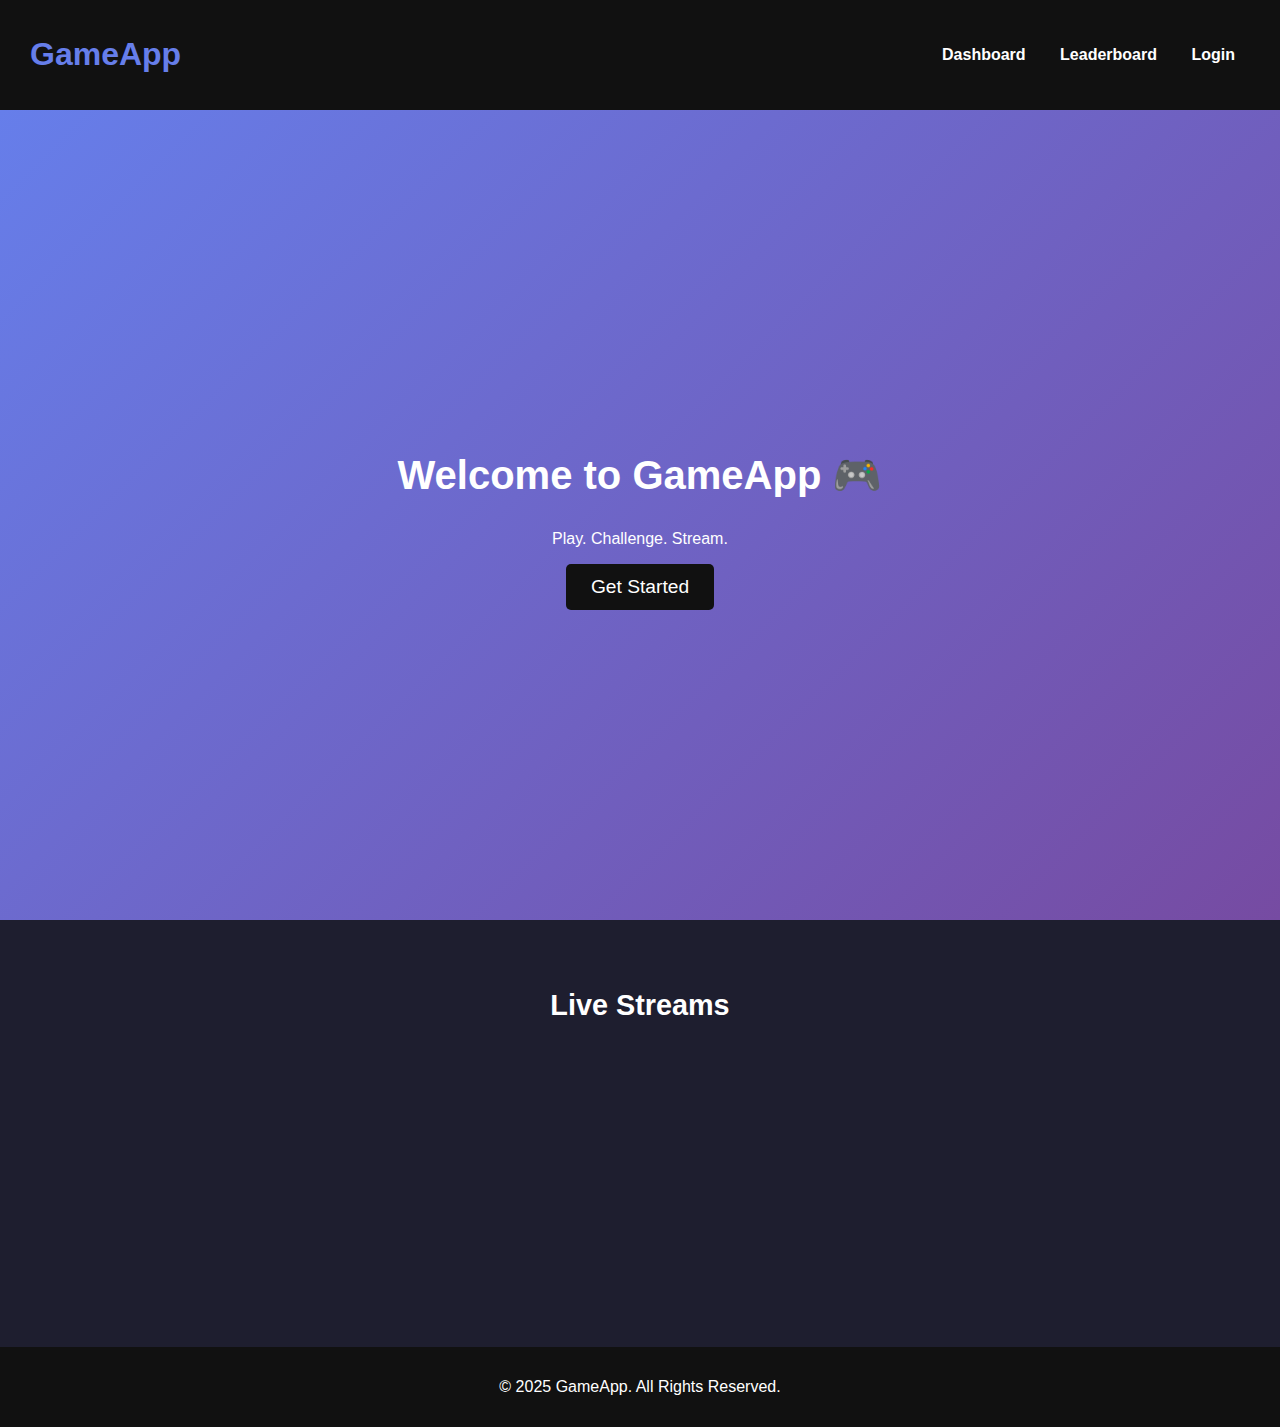
<file: Streams.html>
<!DOCTYPE html>
<html lang="en">
<head>
  <meta charset="UTF-8">
  <meta name="viewport" content="width=device-width, initial-scale=1.0" />
  <title>Gamehub_Streams</title>
  <style>
    body {
      margin: 0;
      font-family: Arial, sans-serif;
      background: #1e1e2f;
      color: white;
    }

    
    .navbar {
      display: flex;
      justify-content: space-between;
      align-items: center;
      padding: 15px 30px;
      background: #111;
      position: sticky;
      top: 0;
      z-index: 1000;
    }
    .navbar h1 {
      color: #667eea;
    }
    .navbar a {
      color: white;
      text-decoration: none;
      margin: 0 15px;
      font-weight: bold;
    }
    .navbar a:hover {
      color: #667eea;
    }

    
    .hero {
      height: 90vh;
      display: flex;
      flex-direction: column;
      justify-content: center;
      align-items: center;
      text-align: center;
      background: linear-gradient(135deg, #667eea, #764ba2);
    }
    .hero h2 {
      font-size: 2.5rem;
      margin-bottom: 15px;
    }
    .hero button {
      padding: 12px 25px;
      background: #111;
      color: white;
      border: none;
      border-radius: 5px;
      font-size: 1.2rem;
      cursor: pointer;
      transition: background 0.3s;
    }
    .hero button:hover {
      background: #333;
    }

    /* Streaming Section */
    .streaming {
      padding: 40px;
      text-align: center;
    }
    .streaming h3 {
      margin-bottom: 20px;
      font-size: 1.8rem;
    }
    .stream-container {
      display: flex;
      justify-content: center;
      gap: 20px;
      flex-wrap: wrap;
    }
    iframe {
      width: 400px;
      height: 225px;
      border-radius: 8px;
      border: none;
    }

    
    .footer {
      text-align: center;
      padding: 15px;
      background: #111;
      margin-top: 40px;
    }
  </style>
</head>
<body>
  <!-- Navbar -->
  <div class="navbar">
    <h1>GameApp</h1>
    <div>
      <a href="Dashboard.html">Dashboard</a>
      <a href="LeaderBoard.html">Leaderboard</a>
      <a href="login.html">Login</a>
    </div>
  </div>

  <!-- Hero Section -->
  <div class="hero">
    <h2>Welcome to GameApp 🎮</h2>
    <p>Play. Challenge. Stream.</p>
    <button onclick="window.location.href='login.html'">Get Started</button>
  </div>

  <!-- Streaming Section -->
  <div class="streaming">
    <h3>Live Streams</h3>
    <div class="stream-container">
      <!-- Example embedded streams (YouTube/Twitch) -->
      <iframe src="https://www.youtube.com/embed/dQw4w9WgXcQ" title="YouTube stream: Example video" allowfullscreen></iframe>
      <iframe src="https://player.twitch.tv/?channel=example_channel&parent=localhost" title="Twitch stream: example_channel" allowfullscreen></iframe>
    </div>
  </div>

  <!-- Footer -->
  <div class="footer">
    <p>© 2025 GameApp. All Rights Reserved.</p>
  </div>
</body>
</html>
</file>
<file: index.css>
body {
  margin: 0;
  /* font-family: 'Inter', 'Segoe UI', sans-serif; */
  /* background-color: #e00c0c45; */
  /* color: #2c2a2a; */
}

header {
  background-color: #134b9fab;
  padding: 20px 40px;
  display: flex;
  justify-content: space-between;
  align-items: center;
  font-style: normal;
  font-family: sans-serif;
}

header .logo {
  font-weight: bold;
  font-size: 1.5rem;
  color: #fba10c;
}

nav a {
  margin: 15px;
  text-decoration: underline;
  font-family: Arial, Helvetica, sans-serif;
  color: #bfb9b9;
  font-weight: 500;
}

nav a:hover {
  color: #fba10c;
}

.hero {
  text-align: center;
  padding: 215px 20px;
  background-position: center;
  background-image: url(pxfuel.jpg);
}

.hero h1 {
  font-size: 3rem;
  font-family:Verdana, Geneva, Tahoma, sans-serif;
  margin-bottom: 20px;
  color: #b3a5d5;
}

.hero p {
  font-size: 2rem;
  color: #e0e63c;
  max-width: 600px;
  margin: 0 auto;
}

footer {
  background-color: #6999e2;
  padding: 10px;
  text-align: center;
  color: #4e0505;
  font-size: .9rem;
}
</file>
<file: Login.css>
*{
      margin: 10;
      padding: 10;
      box-sizing: border-box;
      font-family: Arial, sans-serif;
    }

    body {
      height: 100vh;
      display: flex;
      justify-content: center;
      align-items: center;
      background: linear-gradient(135deg, #667eea, #764ba2);
    }

    .login-container {
      background: #fff;
      padding: 2rem;
      border-radius: 10px;
      box-shadow: 0px 4px 15px rgba(0,0,0,0.2);
      width: 350px;
    }

    .login-container h2 {
      text-align: center;
      margin-bottom: 1.5rem;
      color: #333;
    }

    .form-group {
      margin-bottom: 1rem;
    }

    .form-group label {
      display: block;
      margin-bottom: 0.5rem;
      font-weight: bold;
    }

    .form-group input {
      width: 100%;
      padding: 0.8rem;
      border: 1px solid #ccc;
      border-radius: 5px;
      outline: none;
      transition: border 0.3s;
    }

    .form-group input:focus {
      border: 1px solid #667eea;
    }

    .btn {
      width: 100%;
      padding: 0.9rem;
      background: #667eea;
      color: white;
      border: none;
      border-radius: 5px;
      font-size: 1rem;
      cursor: pointer;
      transition: background 0.3s;
    }

    .btn:hover {
      background: #5563c1;
    }

    .error {
      margin-top: 1rem;
      color: red;
      font-size: 0.9rem;
      text-align: center;
      display: none;
    }

    .success {
      margin-top: 1rem;
      color: green;
      font-size: 0.9rem;
      text-align: center;
      display: none;
    }
</file>
<file: Sign.css>
body {
      font-family: Arial, sans-serif;
      display: flex;
      justify-content: center;
      align-items: center;
      height: 100vh;
      background: linear-gradient(135deg, #3152e4, #3c1c5b);
      margin: 0;
    }

    .signup-container {
      background: rgba(206, 191, 191, 0.324);
      padding: 30px;
      border-radius: 30px;
      box-shadow: 4px 6px rgba(0, 0, 0, 0.392);
      width: 400px;
    }

    .signup-container h2 {
      text-align: center;
      margin-bottom: 20px;
    }

    input {
      width: 95%;
      padding: 10px;
      margin: 8px 0;
      border: 1px solid #ad7676;
      border-radius: 5px;
    }

    button {
      width: 100%;
      padding: 10px;
      background: #4CAF50;
      border: none;
      color: white;
      font-size: 16px;
      border-radius: 5px;
      cursor: pointer;
    }

    button:hover {
      background: #0e6e13;
    }

    .error {
      color: red;
      font-size: 14px;
    }

    .success {
      color: green;
      font-size: 14px;
    }
</file>
